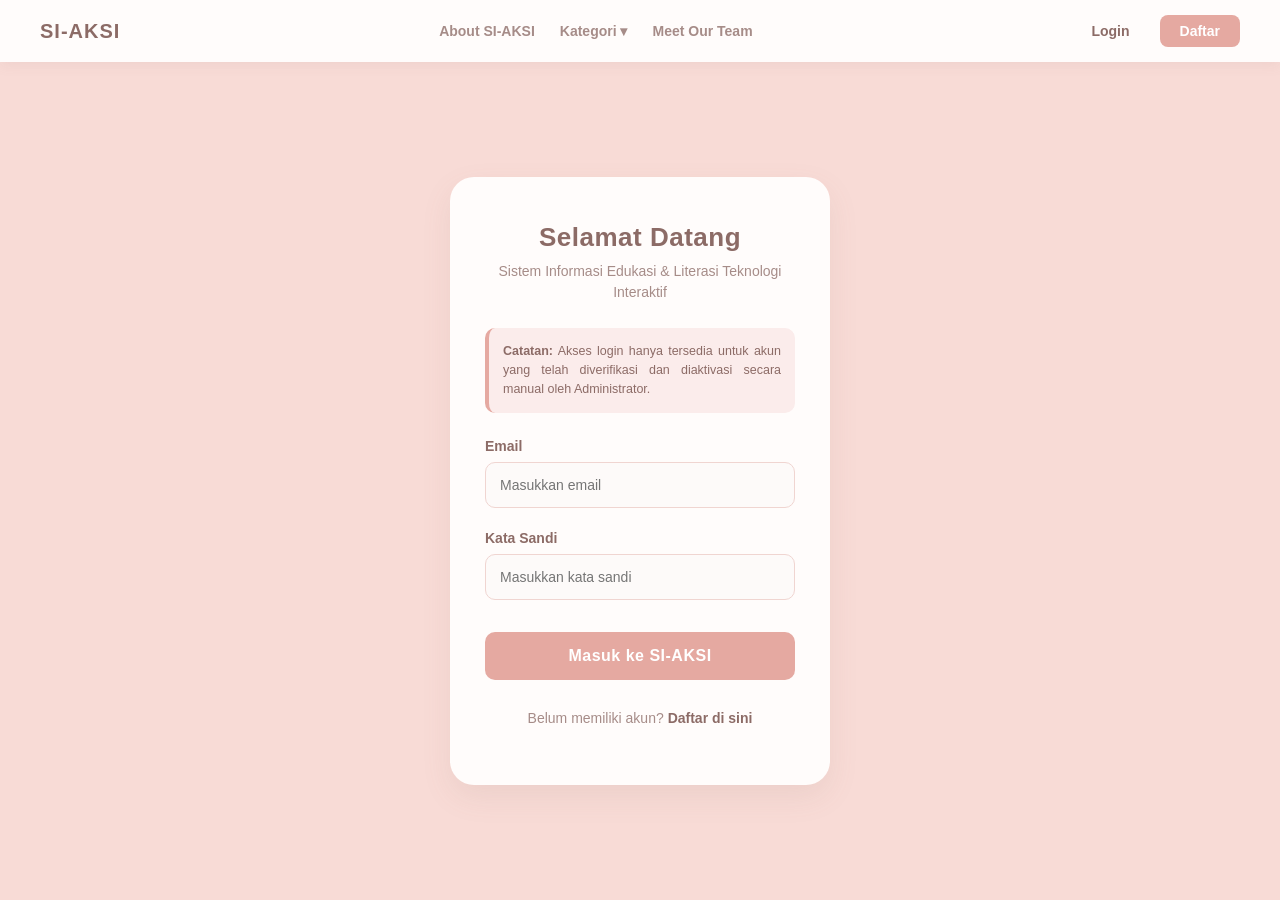
<file: index.html>
<!DOCTYPE html>
<html lang="id">
<head>
    <meta charset="UTF-8">
    <meta name="viewport" content="width=device-width, initial-scale=1.0">
    <title>Login | SI-AKSI</title>
    <link rel="stylesheet" href="style.css">
</head>
<body>
    <nav class="navbar">
        <a href="index.html" class="nav-brand">SI-AKSI</a>
        <ul class="nav-links">
            <li><a href="#">About SI-AKSI</a></li>
            <li>
                <a href="#">Kategori ▾</a>
                <div class="dropdown-content">
                    <a href="#">Hardware</a>
                    <a href="#">Software & Internet</a>
                    <a href="#">Cyber Security</a>
                    <a href="#">Artificial Intelligence</a>
                </div>
            </li>
            <li><a href="team.html">Meet Our Team</a></li>
        </ul>
        <div class="nav-auth">
            <a href="index.html" class="btn-nav-login">Login</a>
            <a href="regis.html" class="btn-nav-register">Daftar</a>
        </div>
    </nav>

    <div class="login-container">
        <div class="login-card">
            <h2>Selamat Datang</h2>
            <p class="subtitle">Sistem Informasi Edukasi & Literasi Teknologi Interaktif</p>

            <div class="alert-box">
                <strong>Catatan:</strong> Akses login hanya tersedia untuk akun yang telah diverifikasi dan diaktivasi secara manual oleh Administrator.
            </div>

            <form id="form-login" action="#" method="POST">
                <div class="input-group">
                    <label for="email">Email</label>
                    <input type="email" id="email" name="email" placeholder="Masukkan email" required>
                </div>
                <div class="input-group">
                    <label for="password">Kata Sandi</label>
                    <input type="password" id="password" name="password" placeholder="Masukkan kata sandi" required>
                </div>
                <button type="submit" class="login-btn">Masuk ke SI-AKSI</button>
            </form>
            
            <p class="register-link">Belum memiliki akun? <a href="regis.html">Daftar di sini</a></p>
        </div>
    </div>

    <script src="script.js"></script>
</body>
</html>
</file>
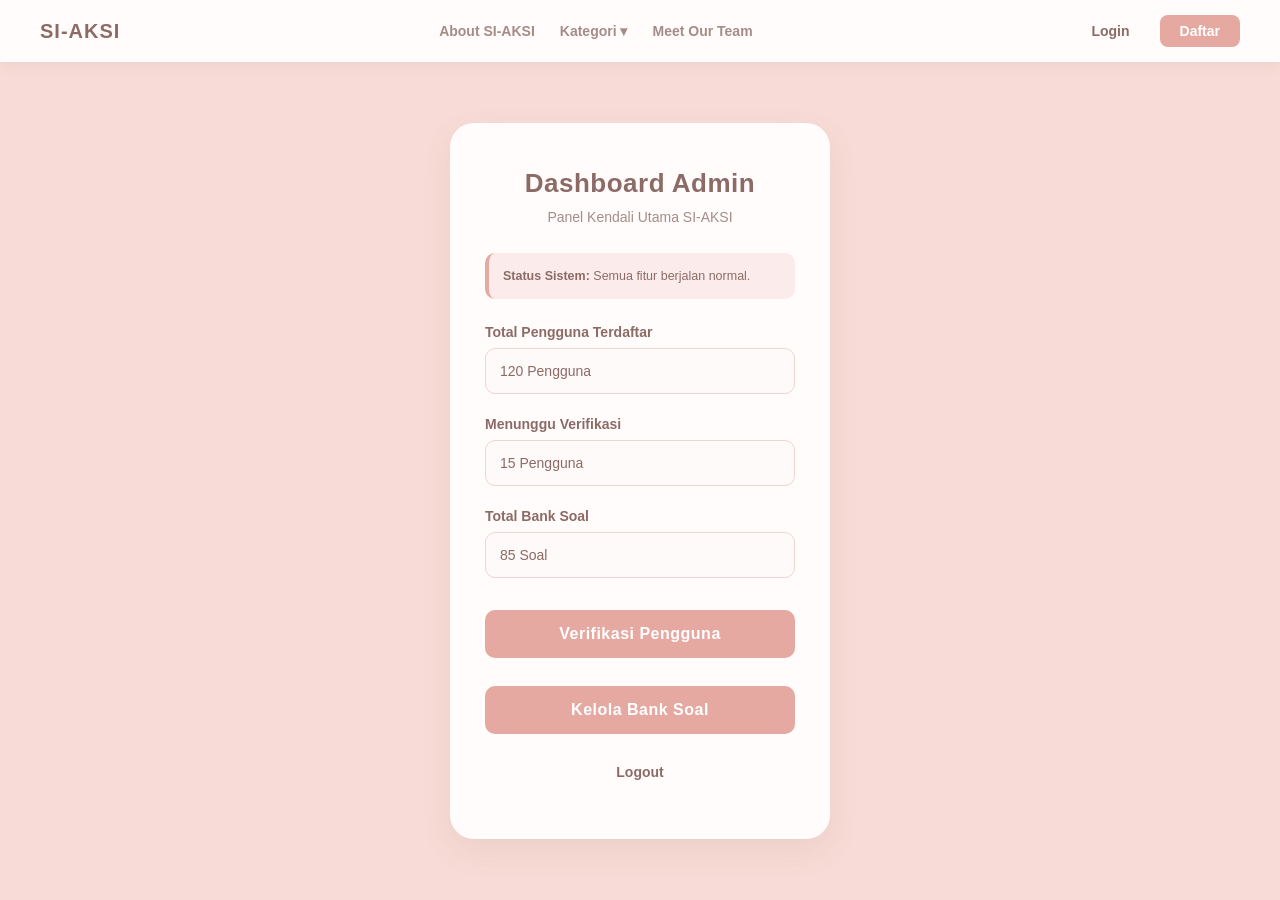
<file: dashboard-admin.html>
<!DOCTYPE html>
<html lang="id">
<head>
    <meta charset="UTF-8">
    <meta name="viewport" content="width=device-width, initial-scale=1.0">
    <title>Dashboard Admin | SI-AKSI</title>
    <link rel="stylesheet" href="style.css">
</head>
<body>
    <nav class="navbar">
        <a href="index.html" class="nav-brand">SI-AKSI</a>
        <ul class="nav-links">
            <li><a href="#">About SI-AKSI</a></li>
            <li>
                <a href="#">Kategori ▾</a>
                <div class="dropdown-content">
                    <a href="#">Hardware</a>
                    <a href="#">Software & Internet</a>
                    <a href="#">Cyber Security</a>
                    <a href="#">Artificial Intelligence</a>
                </div>
            </li>
            <li><a href="team.html">Meet Our Team</a></li>
        </ul>
        <div class="nav-auth">
            <a href="index.html" class="btn-nav-login">Login</a>
            <a href="regis.html" class="btn-nav-register">Daftar</a>
        </div>
    </nav>

    <div class="login-container">
        <div class="login-card">
            <h2>Dashboard Admin</h2>
            <p class="subtitle">Panel Kendali Utama SI-AKSI</p>

            <div class="alert-box">
                <strong>Status Sistem:</strong> Semua fitur berjalan normal.
            </div>

            <form>

                <div class="input-group">
                    <label>Total Pengguna Terdaftar</label>
                    <input type="text" value="120 Pengguna" readonly>
                </div>

                <div class="input-group">
                    <label>Menunggu Verifikasi</label>
                    <input type="text" value="15 Pengguna" readonly>
                </div>

                <div class="input-group">
                    <label>Total Bank Soal</label>
                    <input type="text" value="85 Soal" readonly>
                </div>

                <button type="button" class="login-btn" onclick="window.location.href='verify-users.html'">
                    Verifikasi Pengguna
                </button>

                <br><br>

                <button type="button" class="login-btn" onclick="window.location.href='manage-quiz.html'">
                    Kelola Bank Soal
                </button>

            </form>

            <p class="register-link">
                <a href="index.html">Logout</a>
            </p>
        </div>
    </div>

</body>
</html>
</file>
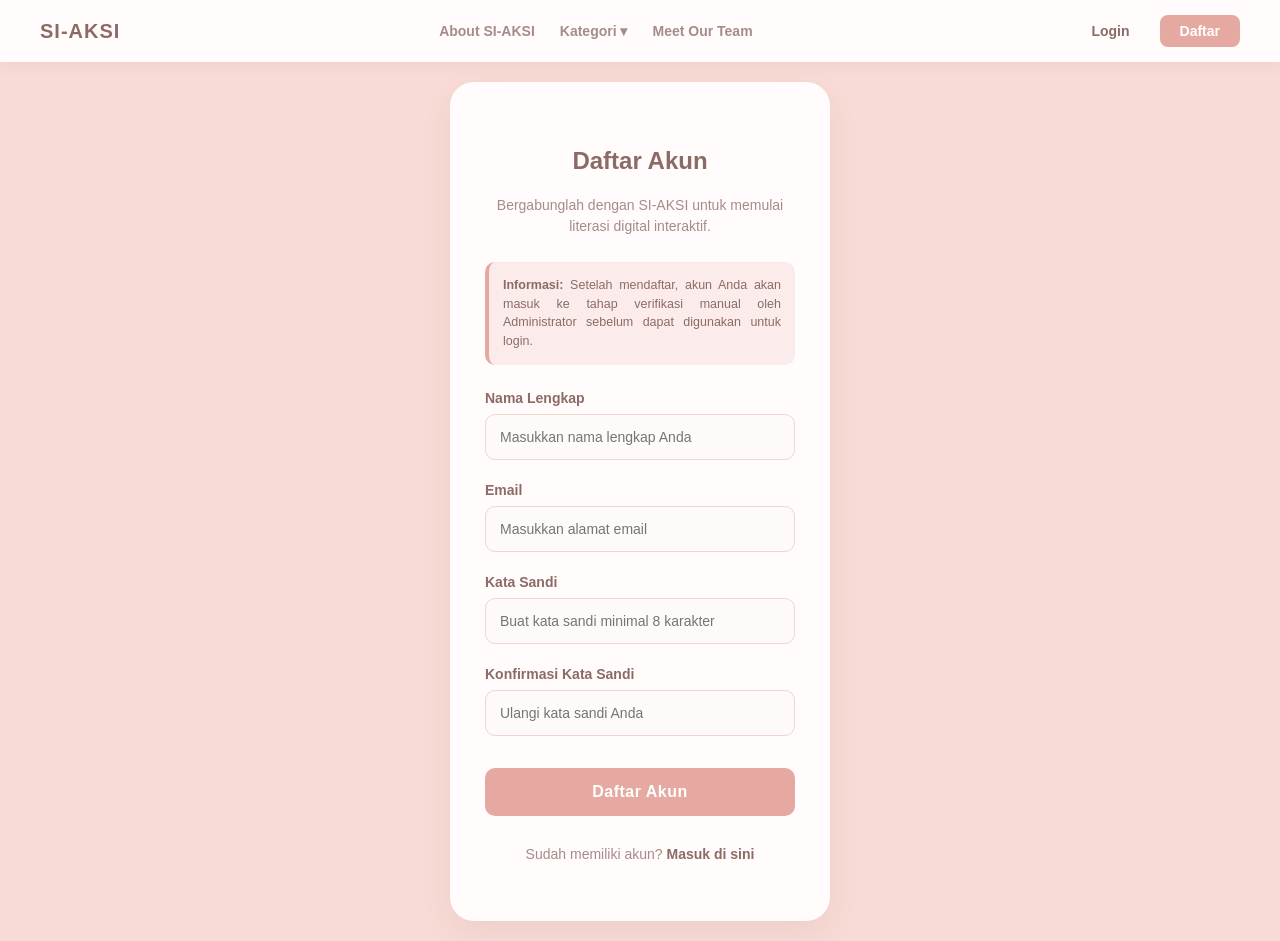
<file: regis.html>
<!DOCTYPE html>
<html lang="id">
<head>
    <meta charset="UTF-8">
    <meta name="viewport" content="width=device-width, initial-scale=1.0">
    <title>Daftar Akun | SI-AKSI</title>
    <link rel="stylesheet" href="style.css">
</head>
<body>
    <nav class="navbar">
        <a href="index.html" class="nav-brand">SI-AKSI</a>
        <ul class="nav-links">
            <li><a href="#">About SI-AKSI</a></li>
            <li>
                <a href="#">Kategori ▾</a>
                <div class="dropdown-content">
                    <a href="#">Hardware</a>
                    <a href="#">Software & Internet</a>
                    <a href="#">Cyber Security</a>
                    <a href="#">Artificial Intelligence</a>
                </div>
            </li>
            <li><a href="team.html">Meet Our Team</a></li>
        </ul>
        <div class="nav-auth">
            <a href="index.html" class="btn-nav-login">Login</a>
            <a href="regis.html" class="btn-nav-register">Daftar</a>
        </div>
    </nav>

    <div class="register-container">
        <div class="register-card">
            <h2>Daftar Akun</h2>
            <p class="subtitle">Bergabunglah dengan SI-AKSI untuk memulai literasi digital interaktif.</p>

            <div class="alert-box">
                <strong>Informasi:</strong> Setelah mendaftar, akun Anda akan masuk ke tahap verifikasi manual oleh Administrator sebelum dapat digunakan untuk login.
            </div>

            <form id="form-regis" action="#" method="POST">
                
                <div class="input-group">
                    <label for="fullname">Nama Lengkap</label>
                    <input type="text" id="fullname" name="fullname" placeholder="Masukkan nama lengkap Anda" required>
                </div>

                <div class="input-group">
                    <label for="email">Email</label>
                    <input type="email" id="email" name="email" placeholder="Masukkan alamat email" required>
                </div>

                <div class="input-group">
                    <label for="password">Kata Sandi</label>
                    <input type="password" id="password" name="password" placeholder="Buat kata sandi minimal 8 karakter" required>
                </div>

                <div class="input-group">
                    <label for="confirm_password">Konfirmasi Kata Sandi</label>
                    <input type="password" id="confirm_password" name="confirm_password" placeholder="Ulangi kata sandi Anda" required>
                </div>

                <button type="submit" class="login-btn">Daftar Akun</button>
            </form>
            
            <p class="register-link">Sudah memiliki akun? <a href="index.html">Masuk di sini</a></p>
        </div>
    </div>

    <script src="script.js"></script>
</body>
</html>
</file>
<file: style.css>
:root {
    --primary-bg: #f8dbd6; 
    --card-bg: #fffcfb;    
    --text-dark: #8c6b66;  
    --text-light: #a68c88; 
    --accent: #e5a9a1;     
    --alert-bg: #fbeceb;   
}

body {
    margin: 0;
    padding: 0;
    font-family: 'Segoe UI', Tahoma, Geneva, Verdana, sans-serif;
    background-color: var(--primary-bg);
    display: flex;
    flex-direction: column;
    min-height: 100vh;
    color: var(--text-dark);
}

.navbar {
    width: 100%;
    background-color: var(--card-bg);
    padding: 15px 40px;
    display: flex;
    justify-content: space-between;
    align-items: center;
    box-shadow: 0 4px 12px rgba(140, 107, 102, 0.08);
    box-sizing: border-box;
    position: sticky;
    top: 0;
    z-index: 1000;
}

.nav-brand {
    font-size: 20px;
    font-weight: 800;
    color: var(--text-dark);
    text-decoration: none;
    letter-spacing: 1px;
}

.nav-links {
    list-style: none;
    display: flex;
    gap: 25px;
    align-items: center;
    margin: 0;
    padding: 0;
}

.nav-links li {
    position: relative;
}

.nav-links a {
    text-decoration: none;
    color: var(--text-light);
    font-weight: 600;
    font-size: 14px;
    transition: color 0.3s ease;
}

.nav-links a:hover, .nav-links a.active {
    color: var(--text-dark);
}

.dropdown-content {
    display: none;
    position: absolute;
    top: 100%;
    left: 0;
    background-color: #ffffff;
    min-width: 200px;
    box-shadow: 0 8px 16px rgba(0,0,0,0.1);
    border-radius: 8px;
    padding: 10px 0;
    z-index: 1;
}

.dropdown-content a {
    color: var(--text-dark);
    padding: 10px 20px;
    display: block;
    font-weight: 500;
}

.dropdown-content a:hover {
    background-color: var(--alert-bg);
}

.nav-links li:hover .dropdown-content {
    display: block;
}

.nav-auth {
    display: flex;
    gap: 10px;
}

.btn-nav-login {
    text-decoration: none;
    color: var(--text-dark);
    font-weight: 600;
    padding: 8px 20px;
    font-size: 14px;
}

.btn-nav-register {
    text-decoration: none;
    background-color: var(--accent);
    color: white;
    padding: 8px 20px;
    border-radius: 8px;
    font-weight: 600;
    font-size: 14px;
    transition: 0.3s;
}

.btn-nav-register:hover {
    background-color: #d69890;
}

.nav-profile {
    display: flex;
    align-items: center;
    gap: 10px;
    font-size: 14px;
    font-weight: 600;
    color: var(--text-dark);
}

.nav-profile img {
    width: 32px;
    height: 32px;
    border-radius: 50%;
    background-color: var(--accent);
}

.login-container, .register-container {
    width: 100%;
    max-width: 420px;
    padding: 20px;
    box-sizing: border-box;
    margin: auto;
}

.login-card, .register-card {
    background-color: var(--card-bg);
    padding: 45px 35px;
    border-radius: 24px;
    box-shadow: 0 12px 30px rgba(140, 107, 102, 0.1);
    text-align: center;
}

.login-card h2 {
    margin: 0 0 8px 0;
    font-size: 26px;
    font-weight: 700;
    color: var(--text-dark);
    letter-spacing: 0.5px;
}

.subtitle {
    font-size: 14px;
    margin: 0 0 25px 0;
    line-height: 1.5;
    color: var(--text-light);
}

.alert-box {
    background-color: var(--alert-bg);
    padding: 14px;
    border-radius: 10px;
    font-size: 12.5px;
    margin-bottom: 25px;
    border-left: 4px solid var(--accent);
    text-align: justify;
    line-height: 1.5;
    color: var(--text-dark);
}

.input-group {
    margin-bottom: 22px;
    text-align: left;
}

.input-group label {
    display: block;
    font-size: 14px;
    margin-bottom: 8px;
    font-weight: 600;
}

.input-group input {
    width: 100%;
    padding: 14px;
    border: 1.5px solid #f0d5d1;
    border-radius: 10px;
    box-sizing: border-box;
    font-size: 14px;
    color: var(--text-dark);
    background-color: #fdfaf9;
    transition: all 0.3s ease;
}

.input-group input:focus {
    outline: none;
    border-color: var(--accent);
    background-color: #ffffff;
    box-shadow: 0 0 0 3px rgba(229, 169, 161, 0.2);
}

.login-btn {
    width: 100%;
    padding: 15px;
    background-color: var(--accent);
    color: #ffffff;
    border: none;
    border-radius: 10px;
    font-size: 16px;
    font-weight: bold;
    letter-spacing: 0.5px;
    cursor: pointer;
    transition: background-color 0.3s ease, transform 0.1s ease;
    margin-top: 10px;
}

.login-btn:hover {
    background-color: #d69890;
}

.login-btn:active {
    transform: scale(0.98);
}

.register-link {
    margin-top: 30px;
    font-size: 14px;
    color: var(--text-light);
}

.register-link a {
    color: var(--text-dark);
    font-weight: 700;
    text-decoration: none;
}

.register-link a:hover {
    color: var(--accent);
    text-decoration: underline;
}

.dashboard-container {
    max-width: 900px;
}

.dashboard-card {
    width: 100%;
}
</file>
